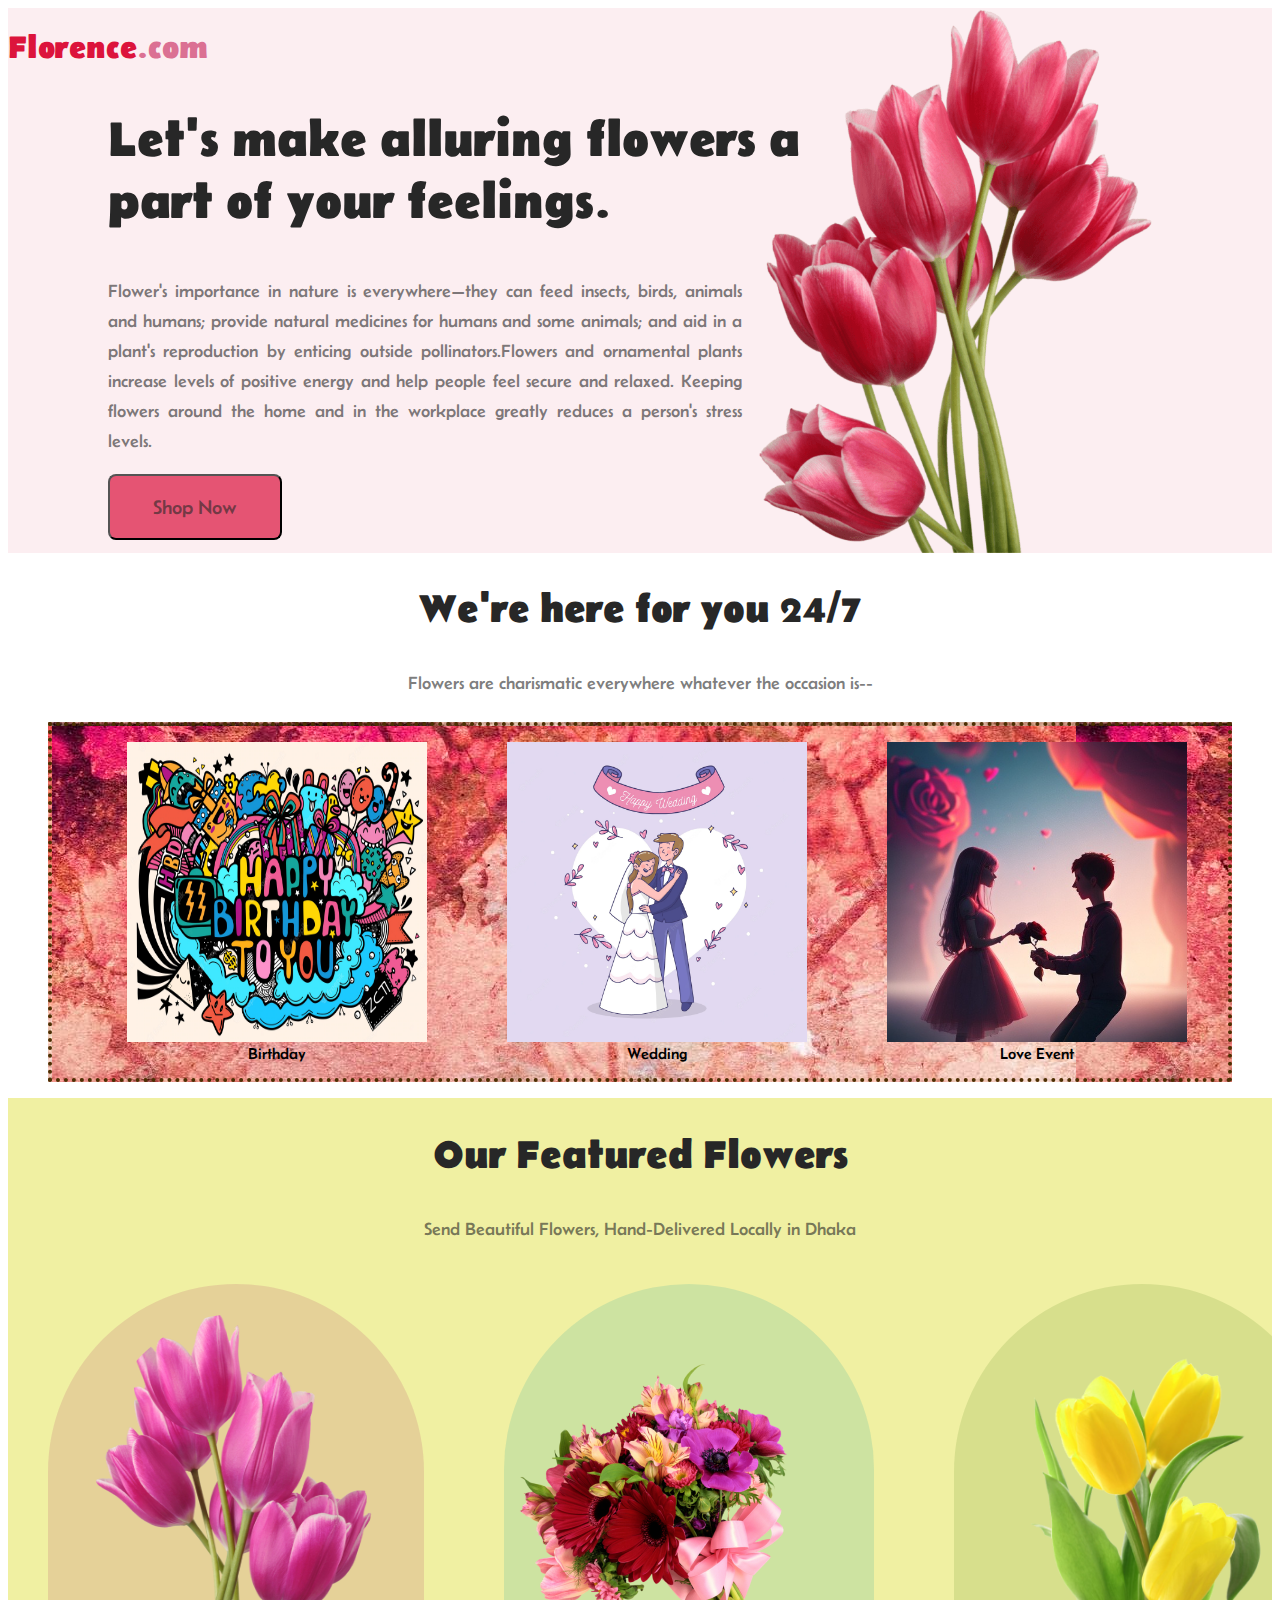
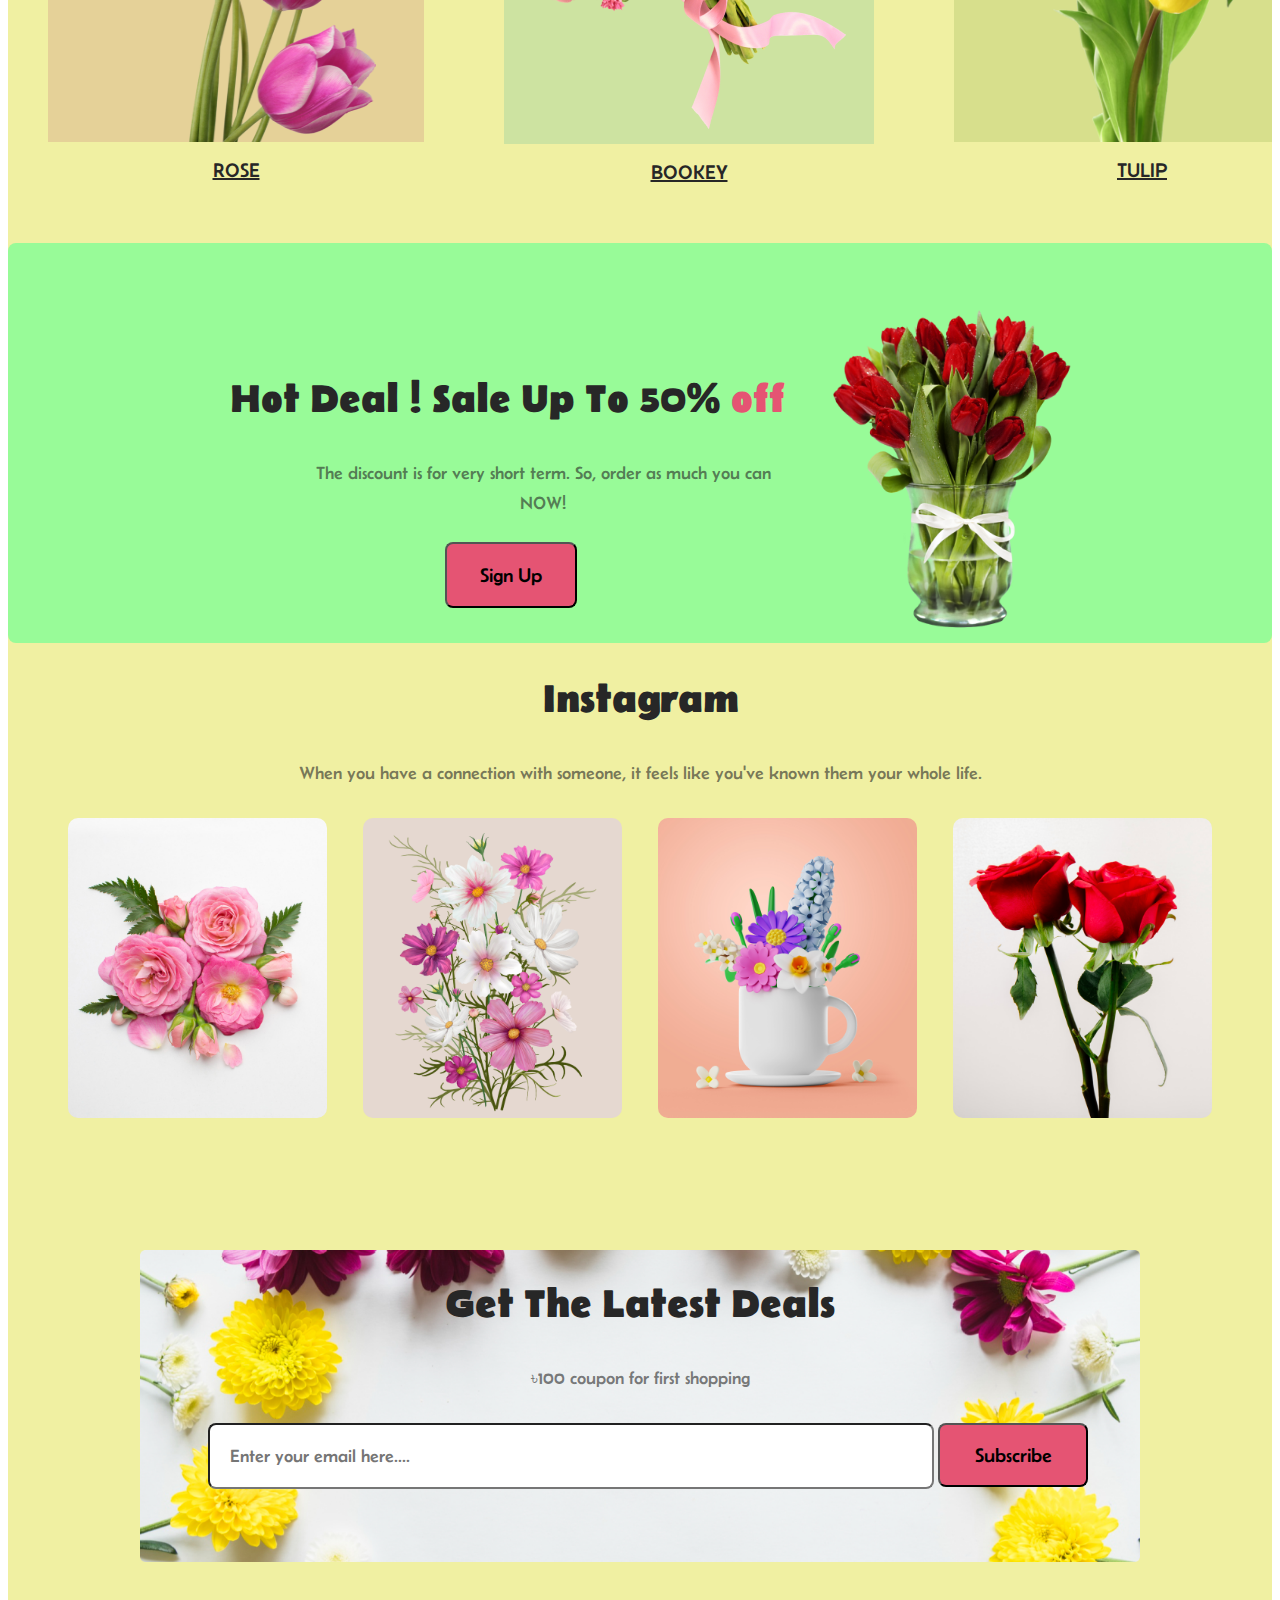
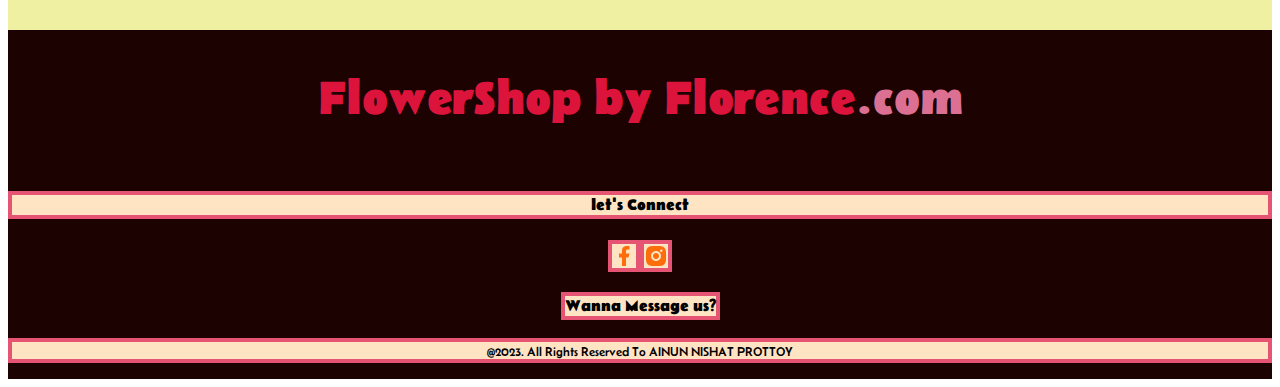
<file: index.html>
<!DOCTYPE html>
<html lang="en">
<head>
    <meta charset="UTF-8">
    <meta name="viewport" content="width=device-width, initial-scale=1.0">
    <title>Florence.com</title>
     <link rel="preconnect" href="https://fonts.googleapis.com">
    <link rel="preconnect" href="https://fonts.gstatic.com" crossorigin>
    <link href="https://fonts.googleapis.com/css2?family=Belanosima:wght@600&display=swap" rel="stylesheet">
    <link rel="stylesheet" href="styles/flower.css">
</head>
<body>
    <header class="upper">
        <h1 class="sitename">Florence<span class="com">.com</span></h1>
        <h2 class="header">Let's make alluring flowers a part of your feelings.</h2>
        <p class="para">Flower's importance in nature is everywhere—they can feed insects, birds, animals and humans; provide natural medicines for humans and some animals; and aid in a plant's reproduction by enticing outside pollinators.Flowers and ornamental plants increase levels of positive energy and help people feel secure and relaxed. Keeping flowers around the home and in the workplace greatly reduces a person's stress levels.</p>
        <button class="btn"><a class="shopnow" href="forms/shopnow.html" target="_blank">Shop Now</a></button>
    </header>
    <div>
        <h2 class="we">We're here for you 24/7</h2>
        <h4 class="flowers">Flowers are charismatic everywhere whatever the occasion is--</h4>
        <figure class="occasion">
        <figure>   
           <img class="occasion1" src="media/birthday.webp" alt="1"><figcaption>Birthday</figcaption>
        </figure>   
       <figure>
           <img class="occasion2" src="media/wedding.webp" alt="2"><figcaption>Wedding</figcaption>
       </figure>    
       <figure>
           <img class="occasion3" src="media/propose.jpeg" alt="3"><figcaption>Love Event</figcaption>
        </figure>
        </figure>
   </div>
    <main class="middle">
        <div class="upper-middle">
        <h2 class="main-header">Our Featured Flowers</h2>
        <h4 class="main-para">Send Beautiful Flowers, Hand-Delivered Locally in Dhaka</h4>
        <div class="main-img3">
        <figure><img class="img1" src="media/mid 1.png" alt="Flower image">
        <figcaption class="img-text">ROSE</figcaption></figure>
        <figure><img class="img2" src="media/mid 2.png" alt="Flower image">
        <figcaption class="img-text">BOOKEY</figcaption></figure>
        <figure><img class="img3" src="media/mid 3.png" alt="Flower image">
        <figcaption class="img-text">TULIP</figcaption></figure>
        </div>
        </div>
        </div>
        <div class="main-part">
            <h2 class="main-header2">
                Hot Deal ! Sale Up To 50% <span class="off">off</span>
            </h2>
            <h4 class="main-para2">The discount is for very short term. So, order as much you can NOW!</h4>
           <button class="signup"><a href="https://myaccount.google.com/?utm_source=sign_in_no_continue&pli=1" target="_blank"> Sign Up</a></button>
        </div>
        <div class="main-part2">
            <div><h2 class="main-header3">Instagram</h3>
            <h4 class="main-para3">When you have a connection with someone, it feels like you've known them your whole life.</h5></div>
        <section>
            <div class="main-img4">
                <div class="flower1">
                    <img class="flower" src="media/Flower 01.png">
                </div>
                <div class="flower2">
                    <img class="flower" src="media/flower 2.png">
                </div>
                <div class="flower3">
                    <img  class="flower" src="media/flower 3.png">
                </div>
                <div class="flower4">
                    <img class="flower" src="media/flower 4.png">
                </div>
            </div>
        </section>    
        <div class="last-main">
            <h2 class="get">Get The Latest Deals</h2>
            <h5 class="coupon">৳100 coupon for first shopping</h5>
            <input class="input" type="email" id="email" name="email" placeholder="Enter your email here....">
            <button class="subscribe"><a href="forms/sorry.html" target="_blank">Subscribe</a></button>
        </div>
    </div>
    
    </main>
    <footer><h2 class="footer-header">FlowerShop by Florence<span class="com">.com</span></h2>
        <footer><div class="footer">
            <h4 class="lets">let's Connect</h3>
            <a href="https://www.facebook.com/profile.php?id=100011419669272" target="_blank"> <img class="fb" src="media/facebook.png"></a><a href="https://www.instagram.com/ainun_prottoy" target="_blank"><img class="insta" src="media/insta.png"></a></div>
            <div>
                <h4><a class="lets" href="forms/message.html" target="_blank">Wanna Message us?</a></h4>
            </div>
            <p class="fb"><small>
                @2023. All Rights Reserved To <a href="https://www.facebook.com/profile.php?id=100011419669272" target="_blank">AINUN NISHAT PROTTOY</a>
            </small>
            </p>
        </footer>
    </footer>
</body>
</html>
</file>
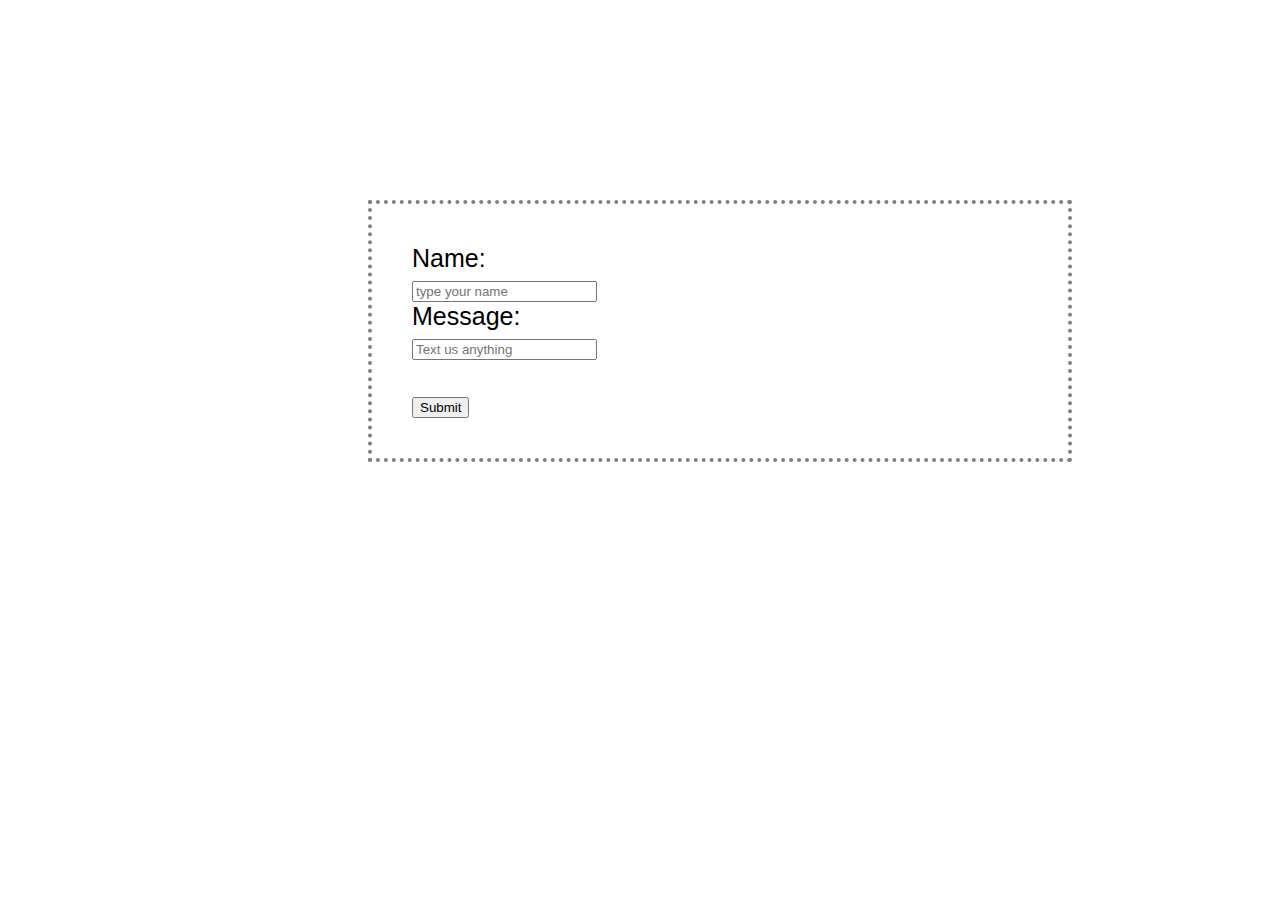
<file: forms/message.html>
<!DOCTYPE html>
<html lang="en">
<head>
    <meta charset="UTF-8">
    <meta name="viewport" content="width=device-width, initial-scale=1.0">
    <title>message</title>
<style>
    div{margin: 200px 200px 20px 360px; border: 4px dotted gray; padding: 40px; font-family: Impact, Haettenschweiler, 'Arial Narrow Bold', sans-serif; font-size: 25px;}
</style>
</head>
<body><div>
<form>
  <label for="name">Name:</label><br>
  <input type="text" id="fname" name="fname" value="" placeholder="type your name"><br>
  <label for="message">Message:</label><br>
  <input type="text" id="message" name="message" value="" placeholder="Text us anything"><br><br>
  <input type="submit" value="Submit">
</form> 
</div>
</body>
</html>
</file>
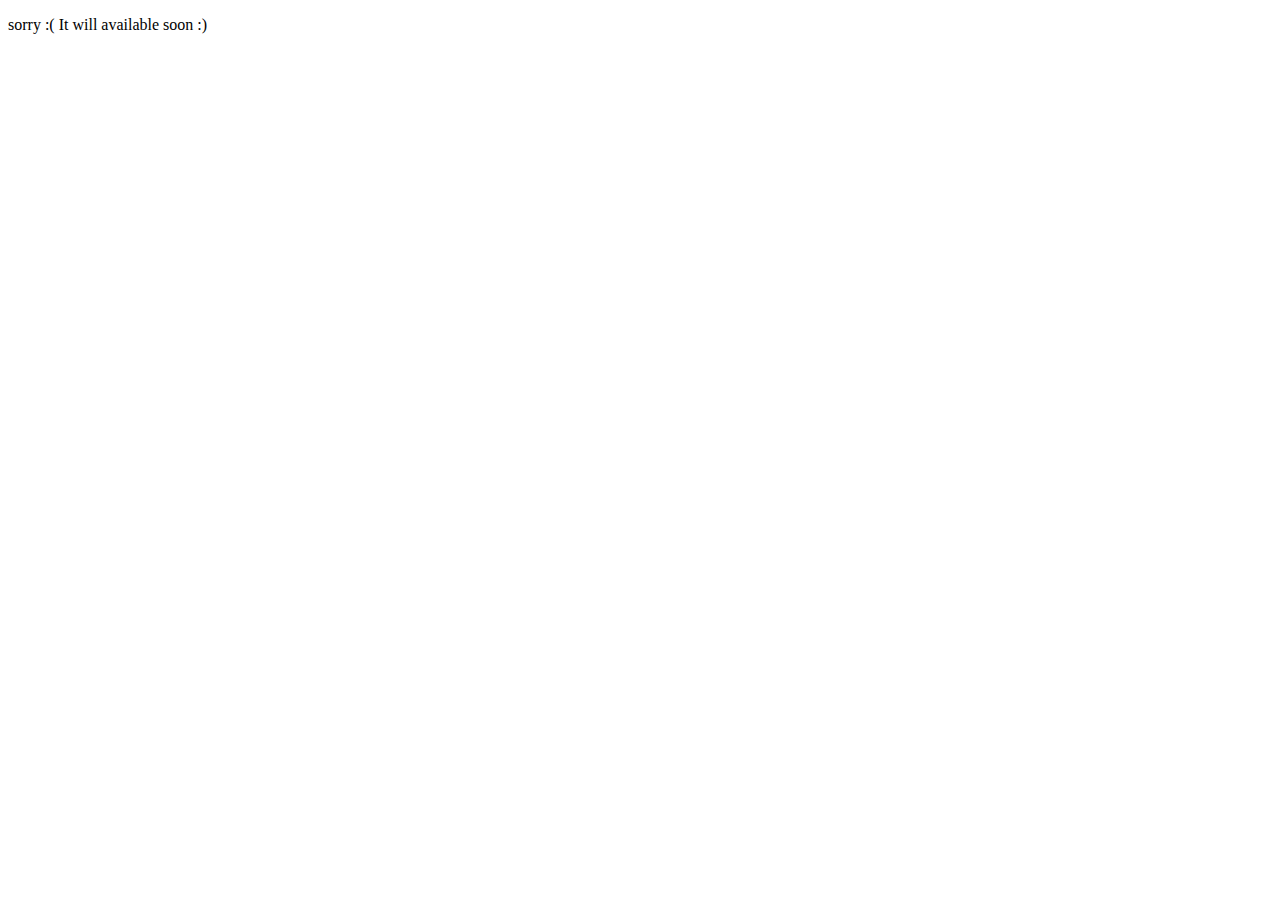
<file: forms/sorry.html>
<!DOCTYPE html>
<html lang="en">
<head>
    <meta charset="UTF-8">
    <meta name="viewport" content="width=device-width, initial-scale=1.0">
    <title>Document</title>
</head>
<body>
    <p>sorry :( It will available soon :)</p>
</body>
</html>
</file>
<file: styles/flower.css>
/* Google Font */
* {
    font-family: 'Belanosima', sans-serif;
}

/* Header Styles */
.sitename {
    color: crimson;
}

.com {
    color: palevioletred;
}

.upper {
    width: 100%;
    height: 545px;
    background: rgba(229, 84, 115, 0.10);
    background-image: url(../media/header.png);
    background-size: contain;
    background-repeat: no-repeat;
    background-position: 88%;
}

.header {
    width: 708px;
    color: #272727;
    font-size: 50px;
    font-weight: 800;
    text-align: left;
    margin-left: 100px;
}

.para {
    width: 634px;
    color: rgba(39, 39, 39, 0.60);
    font-size: 18px;
    font-weight: 400;
    line-height: 30px;
    margin-left: 100px;
    text-align: justify;
}

.btn {
    padding: 20px 43px;
    gap: 10px;
    border-radius: 8px;
    background: #E55473;
    margin-left: 100px;
}

.shopnow {
    text-decoration: none;
    color: rgba(39, 39, 39, 0.60);
    font-size: 20px;
}

a:hover {
    color: cadetblue;
}

/* Main Styles Sec-01 */
header,
footer,
main {
    overflow: auto;
}

.middle {
    background-color: rgb(240, 240, 162);
}

.main-header {
    color: #272727;
    text-align: center;
    font-size: 40px;
    font-weight: 800;
}

.main-para {
    color: rgba(39, 39, 39, 0.60);
    text-align: center;
    font-size: 18px;
    font-weight: 400;
    line-height: 30px;
}

.main-img3 {
    display: flex;
    margin: 0px 60px 30px 0px;
}

.img1 {
    width: 280px;
    height: 428px;
    border-radius: 300px 300px 0px 0px;
    background: rgba(167, 33, 98, 0.15);
    padding: 30px 48px 0px 48px
}

.img2 {
    width: 370px;
    height: 370px;
    border-radius: 300px 300px 0px 0px;
    background: rgba(5, 151, 160, 0.15);
    padding: 75px 0px 15px 0px
}

.img3 {
    width: 280px;
    height: 428px;
    border-radius: 300px 300px 0px 0px;
    background: rgba(71, 125, 17, 0.15);
    padding: 30px 48px 0px 48px
}

.img-text {
    color: #272727;
    text-align: center;
    font-size: 20px;
    font-weight: 500;
    line-height: 50px;
    text-decoration-line: underline;
}

/* Main Styles Sec-02 */
.main-header2 {
    color: #272727;
    text-align: center;
    font-size: 40px;
    font-weight: 800;
    margin-right: 215px;
}

.off {
    color: #E55473;
}

.main-part {
    border-radius: 8px;
    background-color: palegreen;
    background-image: url(../media/mid4.png);
    background-size: 250px;
    background-repeat: no-repeat;
    background-position: 81% 90%;
    height: 300px;
    padding: 100px 50px 0px 0px;
}

.main-para2 {
    color: rgba(39, 39, 39, 0.60);
    text-align: center;
    font-size: 18px;
    font-weight: 400;
    line-height: 30px;
    width: 500px;
    margin-left: 285px;
}

.signup {
    margin-left: 36%;
    font-size: 20px;
    padding: 20px 33px;
    gap: 10px;
    border-radius: 8px;
    background: #E55473;
}

.main-header3 {
    color: #272727;
    text-align: center;
    font-size: 40px;
    font-weight: 800;
}

.main-para3 {
    color: rgba(39, 39, 39, 0.60);
    text-align: center;
    font-size: 18px;
    font-weight: 400;
    line-height: 30px;
}

.main-img4 {
    justify-content: space-between;
    display: flex;
    margin: 30px 60px 60px 60px;
}

.flower {
    height: 300px;
    border-radius: 10px;
}

.get {
    color: #272727;
    padding-top: 100px;
    text-align: center;
    font-size: 40px;
    font-weight: 800;
}

.coupon {
    color: rgba(39, 39, 39, 0.60);
    text-align: center;
    font-size: 18px;
    font-weight: 400;
    line-height: 30px;
}

.input {
    width: 700px;
    margin-left: 200px;
    padding-left: 20px;
    font-size: 18px;
    height: 60px;
    border-radius: 8px;
    background: #FFF;
}

.subscribe {
    width: 150px;
    font-size: 20px;
    height: 64px;
    border-radius: 8px;
    background: #E55473;
}

.last-main {
    background-image: url("../media/flower\ 5.png");
    background-size: cover;
    background-size: 1000px;
    background-position: center;
    height: 449px;
    background-repeat: no-repeat;
    border-radius: 8px;
}

/* special segment */
.we {
    color: #272727;
    text-align: center;
    font-size: 40px;
    font-weight: 800;
}

.flowers {
    color: rgba(39, 39, 39, 0.60);
    text-align: center;
    font-size: 18px;
    font-weight: 400;
    line-height: 30px;
}

.occasion1 {
    width: 300px;
    height: 300px;
}

.occasion2 {
    width: 300px;
}

.occasion3 {
    width: 300px;
}

.occasion {
    padding-left: 35px;
    display: flex;
    text-align: center;
    border: 4px dotted rgb(77, 47, 3);
    background-image: url("../media/random.jpg");
}

/* Footer Styles */
footer {
    text-align: center;
    background-color: rgb(29, 2, 2);
    background-size: cover;
    background-repeat: no-repeat;
}

.footer {
    text-align: center;
    display: inline;;
}

.lets {
    border: 4px solid #E55473;
    background-color: bisque;
}

.fb {
    border: 4px solid #E55473;
    background-color: bisque;
}

.insta {
    border: 4px solid #E55473;
    background-color: bisque;
}

a {
    text-decoration: none;
    color: black;
}

.footer-header {
    color: crimson;
    font-size: 48px;
    font-weight: 800;
}
</file>
